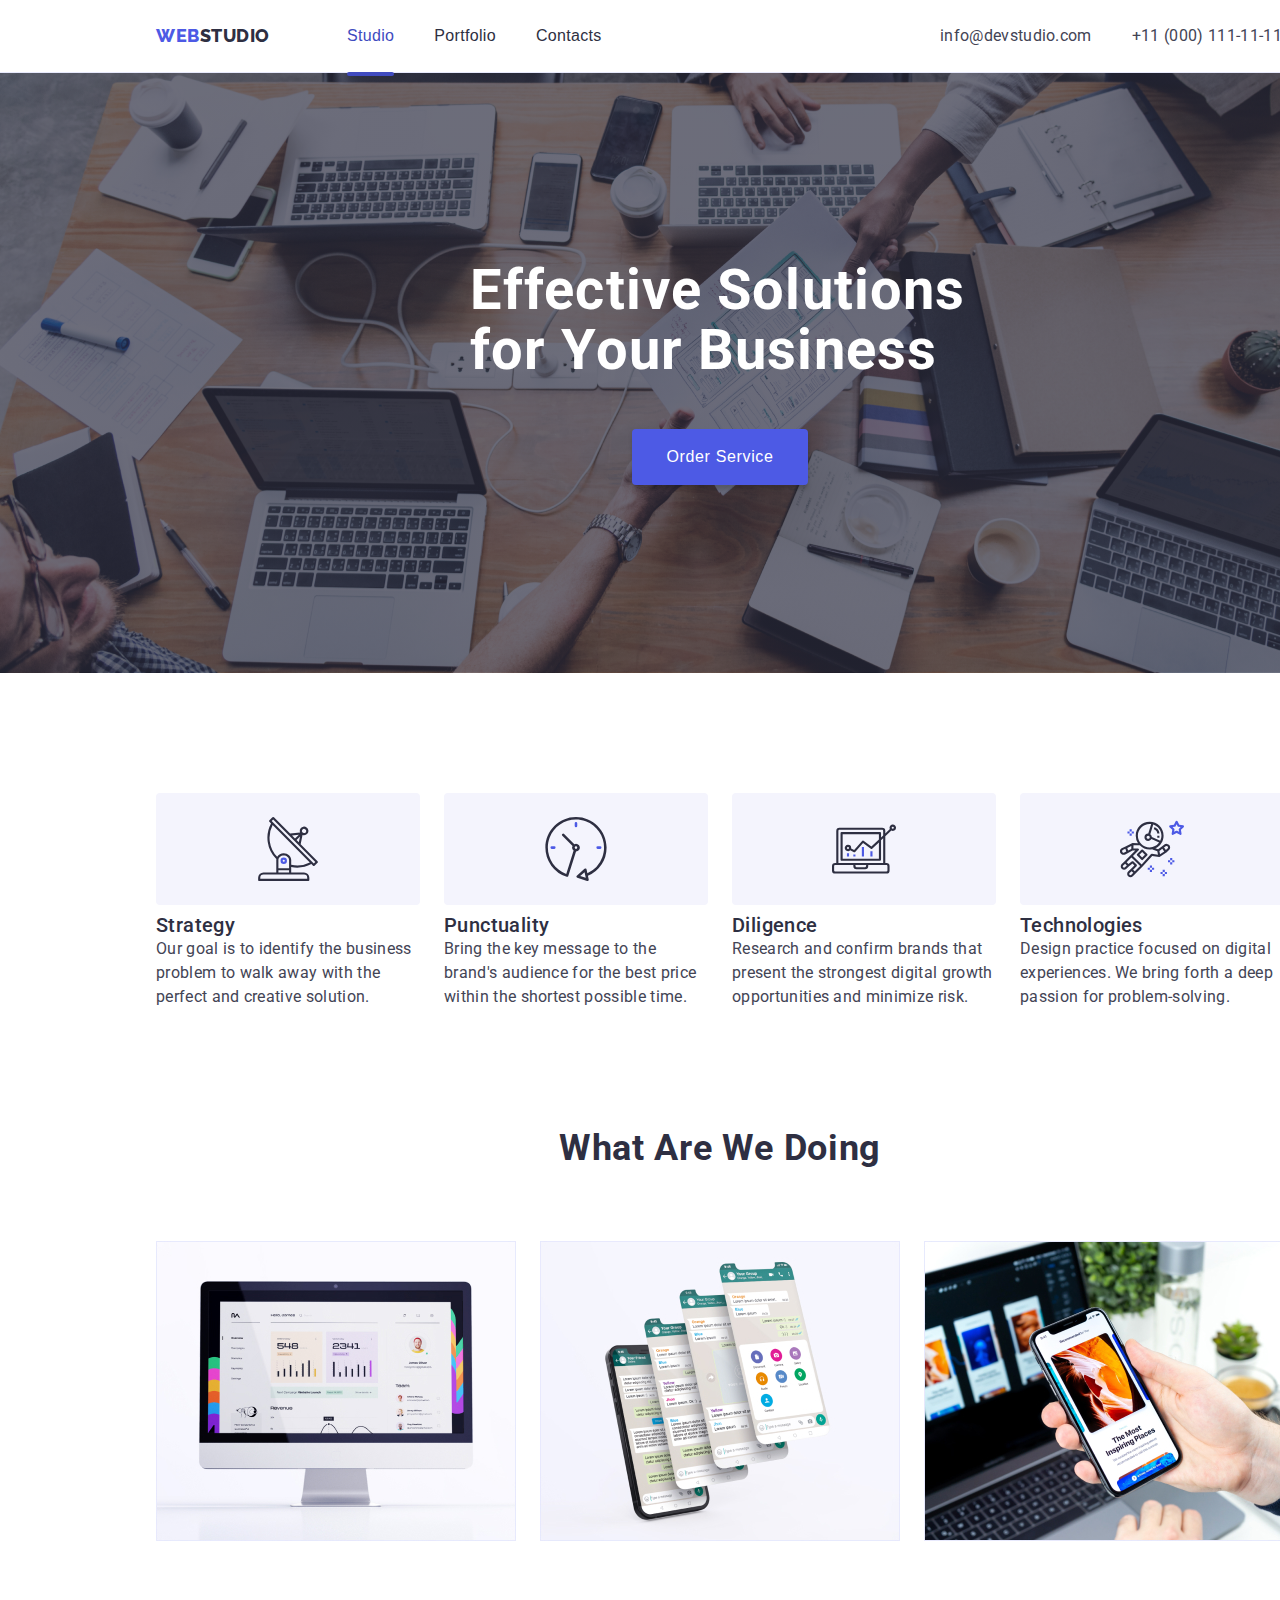
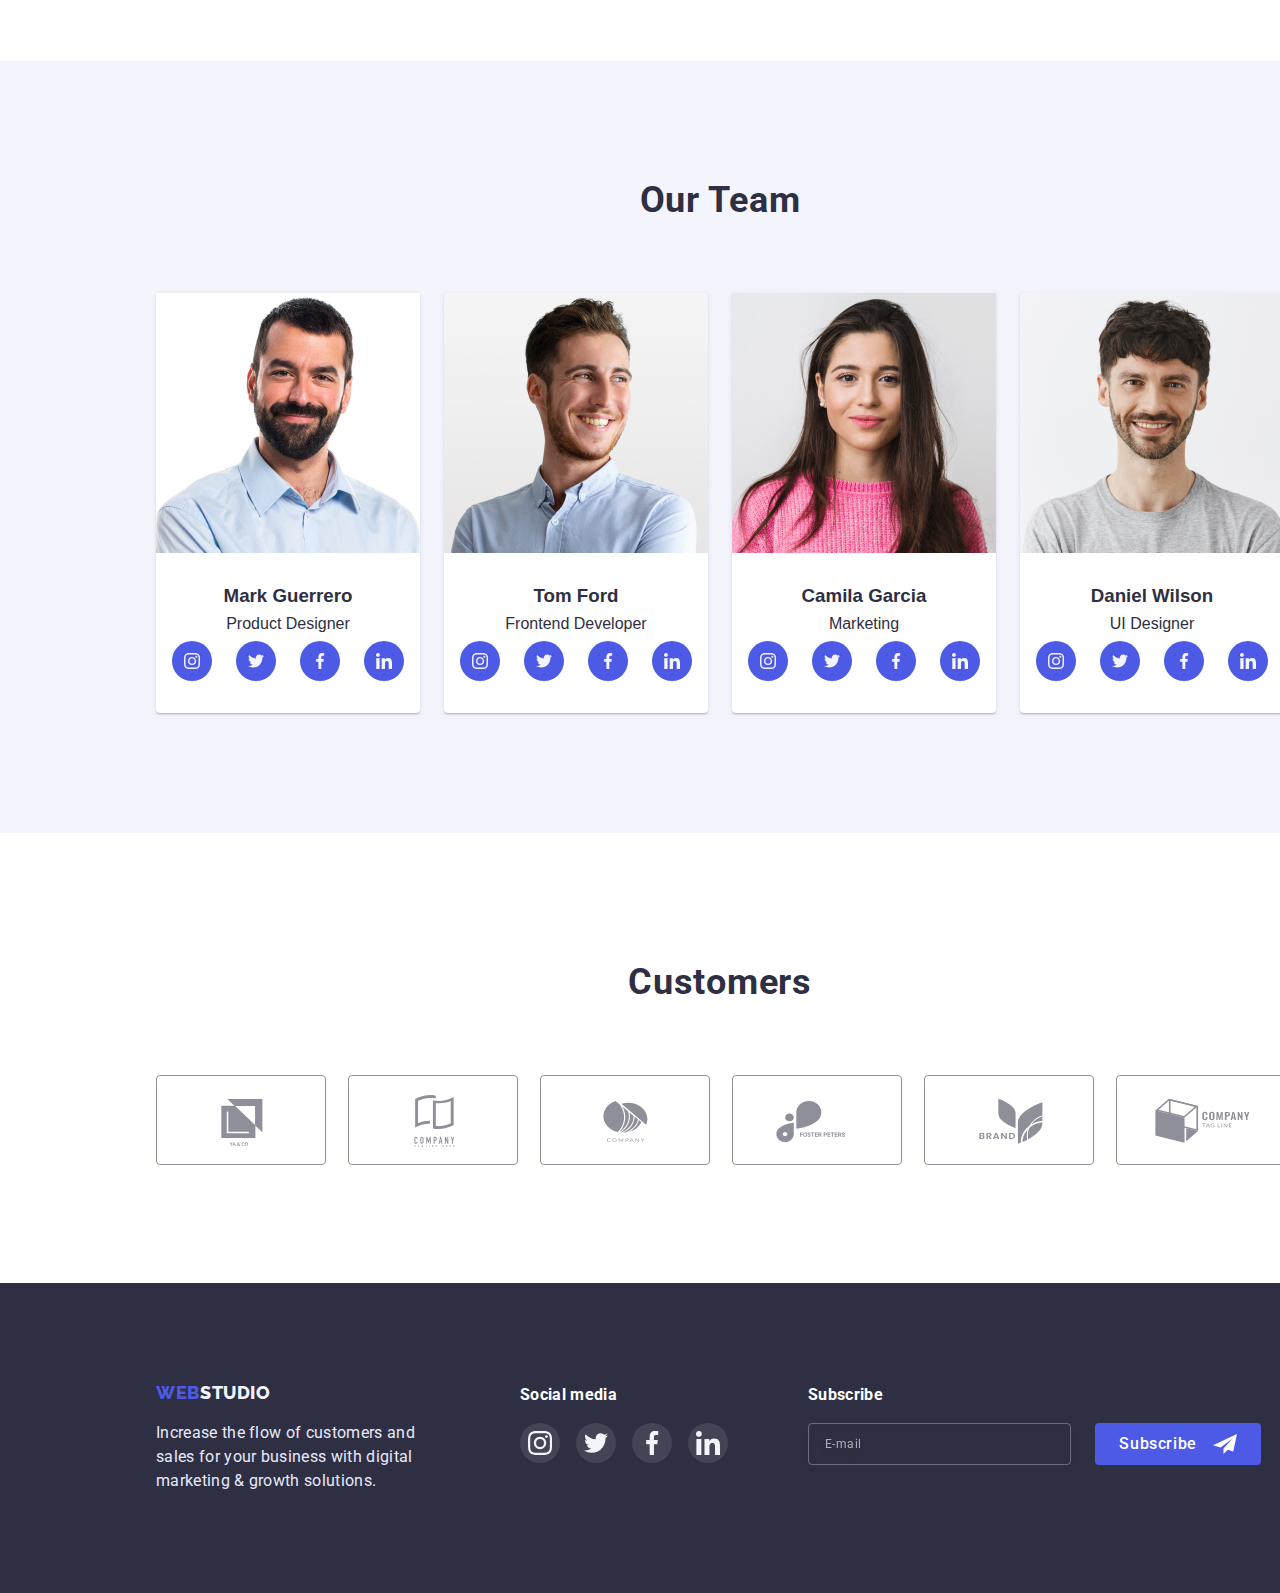
<file: index.html>
<!DOCTYPE html>
<html lang="en">
  <head>
    <meta charset="UTF-8" />
    <meta http-equiv="X-UA-Compatible" content="IE=edge" />
    <meta name="viewport" content="width=device-width, initial-scale=1.0" />
    <title>Document</title>
    <link rel="stylesheet" href="./css/styles.css" />
    <link rel="preconnect" href="https://fonts.googleapis.com" />
    <link rel="preconnect" href="https://fonts.gstatic.com" crossorigin />
    <link
      href="https://fonts.googleapis.com/css2?family=Raleway:wght@800&family=Roboto:wght@400;500;700&display=swap"
      rel="stylesheet"
    />
  </head>
  <body>
    <header class="container">
      <nav class="header-navigation">
        <a class="logo link" href="./index.html"
          ><div class="logo-firstpart">Web</div>
          <div class="logo-secondpart">Studio</div></a
        >
        <ul class="menu">
          <li>
            <a class="menu-item link active" href="./index.html">Studio</a>
          </li>
          <li>
            <a class="menu-item link" href="./portfolio.html">Portfolio</a>
          </li>
          <li>
            <a class="menu-item link" href="">Contacts</a>
          </li>
        </ul>
      </nav>
      <address>
        <ul class="contacts">
          <li>
            <a class="contacts-item link" href="mailto:info@devstudio.com"
              >info@devstudio.com</a
            >
          </li>
          <li>
            <a class="contacts-item link" href="tel:+110001111111"
              >+11 (000) 111-11-11</a
            >
          </li>
        </ul>
      </address>
    </header>

    <main>
      <section class="first-section container">
        <h1>Effective Solutions for Your Business</h1>
        <button class="first-section-button" type="button" data-modal-open>
          Order Service
        </button>
      </section>
      <section class="second-section container">
        <h2 class="noname"></h2>
        <ul class="second-media-list list">
          <li class="second-media-item">
            <a href="" class="second-media-link link">
              <svg width="64" height="64">
                <use href="./images/icons.svg#icon-antenna"></use>
              </svg>
            </a>
          </li>
          <li class="second-media-item">
            <a href="" class="second-media-link link">
              <svg width="64" height="64">
                <use href="./images/icons.svg#icon-clock"></use>
              </svg>
            </a>
          </li>
          <li class="second-media-item">
            <a href="" class="second-media-link link">
              <svg width="64" height="64">
                <use href="./images/icons.svg#icon-diagram"></use>
              </svg>
            </a>
          </li>
          <li class="second-media-item">
            <a href="" class="second-media-link link">
              <svg width="64" height="64">
                <use href="./images/icons.svg#icon-astronaut"></use>
              </svg>
            </a>
          </li>
        </ul>
        <ul class="list">
          <li class="second-section-item second-item-first">
            <h3 class="section-text-item">Strategy</h3>
            <p class="list-text">
              Our goal is to identify the business problem to walk away with the
              perfect and creative solution.
            </p>
          </li>
          <li class="second-section-item second-item-second">
            <h3 class="section-text-item">Punctuality</h3>
            <p class="list-text">
              Bring the key message to the brand's audience for the best price
              within the shortest possible time.
            </p>
          </li>
          <li class="second-section-item second-item-third">
            <h3 class="section-text-item">Diligence</h3>
            <p class="list-text">
              Research and confirm brands that present the strongest digital
              growth opportunities and minimize risk.
            </p>
          </li>
          <li class="second-section-item second-item-fourth">
            <h3 class="section-text-item">Technologies</h3>
            <p class="list-text">
              Design practice focused on digital experiences. We bring forth a
              deep passion for problem-solving.
            </p>
          </li>
        </ul>
      </section>
      <section class="third-section container">
        <h2 class="third-section-name">What are we doing</h2>
        <ul class="list">
          <li class="third-section-item">
            <img src="./images/img1.jpg" alt="computer" width="360" />
          </li>
          <li class="third-section-item">
            <img src="./images/img2.jpg" alt="phone" width="360" />
          </li>
          <li class="third-section-item">
            <img src="./images/img3.jpg" alt="computer and phone" width="360" />
          </li>
        </ul>
      </section>
      <section class="fourth-section container">
        <h2 class="fourth-section-name">Our Team</h2>
        <ul class="list">
          <li class="fourth-section-item">
            <img src="./images/img4.jpg" alt="man" width="264" />
            <h3 class="fourth-section-item-name">Mark Guerrero</h3>
            <p class="fourth-section-item-text">Product Designer</p>
            <ul class="fourth-media-list list">
              <li class="fourth-media-item">
                <a href="" class="fourth-media-link link">
                  <svg class="fourth-media-icon" width="16" height="16">
                    <use href="./images/icons.svg#icon-instagram"></use>
                  </svg>
                </a>
              </li>
              <li class="fourth-media-item">
                <a href="" class="fourth-media-link link"
                  ><svg class="fourth-media-icon" width="16" height="16">
                    <use href="./images/icons.svg#icon-twitter"></use></svg
                ></a>
              </li>
              <li class="fourth-media-item">
                <a href="" class="fourth-media-link link"
                  ><svg class="fourth-media-icon" width="16" height="16">
                    <use href="./images/icons.svg#icon-facebook"></use></svg
                ></a>
              </li>
              <li class="fourth-media-item">
                <a href="" class="fourth-media-link link"
                  ><svg class="fourth-media-icon" width="16" height="16">
                    <use href="./images/icons.svg#icon-linkedin"></use></svg
                ></a>
              </li>
            </ul>
          </li>
          <li class="fourth-section-item">
            <img src="./images/img5.jpg" alt="man" width="264" />
            <h3 class="fourth-section-item-name">Tom Ford</h3>
            <p class="fourth-section-item-text">Frontend Developer</p>
            <ul class="fourth-media-list list">
              <li class="fourth-media-item">
                <a href="" class="fourth-media-link link">
                  <svg class="fourth-media-icon" width="16" height="16">
                    <use href="./images/icons.svg#icon-instagram"></use>
                  </svg>
                </a>
              </li>
              <li class="fourth-media-item">
                <a href="" class="fourth-media-link link"
                  ><svg class="fourth-media-icon" width="16" height="16">
                    <use href="./images/icons.svg#icon-twitter"></use></svg
                ></a>
              </li>
              <li class="fourth-media-item">
                <a href="" class="fourth-media-link link"
                  ><svg class="fourth-media-icon" width="16" height="16">
                    <use href="./images/icons.svg#icon-facebook"></use></svg
                ></a>
              </li>
              <li class="fourth-media-item">
                <a href="" class="fourth-media-link link"
                  ><svg class="fourth-media-icon" width="16" height="16">
                    <use href="./images/icons.svg#icon-linkedin"></use></svg
                ></a>
              </li>
            </ul>
          </li>
          <li class="fourth-section-item">
            <img src="./images/img6.jpg" alt="woman" width="264" />
            <h3 class="fourth-section-item-name">Camila Garcia</h3>
            <p class="fourth-section-item-text">Marketing</p>
            <ul class="fourth-media-list list">
              <li class="fourth-media-item">
                <a href="" class="fourth-media-link link">
                  <svg class="fourth-media-icon" width="16" height="16">
                    <use href="./images/icons.svg#icon-instagram"></use>
                  </svg>
                </a>
              </li>
              <li class="fourth-media-item">
                <a href="" class="fourth-media-link link"
                  ><svg class="fourth-media-icon" width="16" height="16">
                    <use href="./images/icons.svg#icon-twitter"></use></svg
                ></a>
              </li>
              <li class="fourth-media-item">
                <a href="" class="fourth-media-link link"
                  ><svg class="fourth-media-icon" width="16" height="16">
                    <use href="./images/icons.svg#icon-facebook"></use></svg
                ></a>
              </li>
              <li class="fourth-media-item">
                <a href="" class="fourth-media-link link"
                  ><svg class="fourth-media-icon" width="16" height="16">
                    <use href="./images/icons.svg#icon-linkedin"></use></svg
                ></a>
              </li>
            </ul>
          </li>
          <li class="fourth-section-item">
            <img src="./images/img7.jpg" alt="man" width="264" />
            <h3 class="fourth-section-item-name">Daniel Wilson</h3>
            <p class="fourth-section-item-text">UI Designer</p>
            <ul class="fourth-media-list list">
              <li class="fourth-media-item">
                <a href="" class="fourth-media-link link">
                  <svg class="fourth-media-icon" width="16" height="16">
                    <use href="./images/icons.svg#icon-instagram"></use>
                  </svg>
                </a>
              </li>
              <li class="fourth-media-item">
                <a href="" class="fourth-media-link link"
                  ><svg class="fourth-media-icon" width="16" height="16">
                    <use href="./images/icons.svg#icon-twitter"></use></svg
                ></a>
              </li>
              <li class="fourth-media-item">
                <a href="" class="fourth-media-link link"
                  ><svg class="fourth-media-icon" width="16" height="16">
                    <use href="./images/icons.svg#icon-facebook"></use></svg
                ></a>
              </li>
              <li class="fourth-media-item">
                <a href="" class="fourth-media-link link"
                  ><svg class="fourth-media-icon" width="16" height="16">
                    <use href="./images/icons.svg#icon-linkedin"></use></svg
                ></a>
              </li>
            </ul>
          </li>
        </ul>
      </section>
      <section class="fifth-section container">
        <h2 class="fifth-section-name">Customers</h2>
        <ul class="fifth-media-list list">
          <li class="fifth-media-item">
            <a href="" class="fifth-media-link link">
              <svg class="fifth-media-icon" width="104" height="56">
                <use href="./images/icons.svg#icon-customer1"></use>
              </svg>
            </a>
          </li>
          <li class="fifth-media-item">
            <a href="" class="fifth-media-link link">
              <svg class="fifth-media-icon" width="104" height="56">
                <use href="./images/icons.svg#icon-customer2"></use>
              </svg>
            </a>
          </li>
          <li class="fifth-media-item">
            <a href="" class="fifth-media-link link">
              <svg class="fifth-media-icon" width="104" height="56">
                <use href="./images/icons.svg#icon-customer3"></use>
              </svg>
            </a>
          </li>
          <li class="fifth-media-item">
            <a href="" class="fifth-media-link link">
              <svg class="fifth-media-icon" width="104" height="56">
                <use href="./images/icons.svg#icon-customer4"></use>
              </svg>
            </a>
          </li>
          <li class="fifth-media-item">
            <a href="" class="fifth-media-link link">
              <svg class="fifth-media-icon" width="104" height="56">
                <use href="./images/icons.svg#icon-customer5"></use>
              </svg>
            </a>
          </li>
          <li class="fifth-media-item">
            <a href="" class="fifth-media-link link">
              <svg class="fifth-media-icon" width="104" height="56">
                <use href="./images/icons.svg#icon-customer6"></use>
              </svg>
            </a>
          </li>
        </ul>
      </section>
    </main>
    <footer class="container">
      <div class="footer-part-general">
        <a class="footer-logo link" href="./index.html"
          ><div class="footer-logo-firstpart">Web</div>
          <div class="footer-logo-secondpart">Studio</div></a
        >
        <p class="footer-text">
          Increase the flow of customers and sales for your business with
          digital marketing & growth solutions.
        </p>
      </div>
      <div class="footer-part-media">
        <h4 class="footer-media-text">Social media</h4>
        <ul class="footer-media-list">
          <li class="foter-media-item">
            <a href="" class="footer-media-link link">
              <svg width="24" height="24">
                <use href="./images/icons.svg#icon-instagram"></use>
              </svg>
            </a>
          </li>
          <li class="foter-media-item">
            <a href="" class="footer-media-link link"
              ><svg width="24" height="24">
                <use href="./images/icons.svg#icon-twitter"></use></svg
            ></a>
          </li>
          <li class="foter-media-item">
            <a href="" class="footer-media-link link"
              ><svg width="24" height="24">
                <use href="./images/icons.svg#icon-facebook"></use></svg
            ></a>
          </li>
          <li class="foter-media-item">
            <a href="" class="footer-media-link link"
              ><svg width="24" height="24">
                <use href="./images/icons.svg#icon-linkedin"></use></svg
            ></a>
          </li>
        </ul>
      </div>
      <div class="footer-part-subscribe">
        <h4 class="footer-subscribe-text">Subscribe</h4>
        <form class="footer-form">
          <input
            class="footer-input"
            type="email"
            name="user-email"
            placeholder="E-mail"
          />
          <button class="footer-button-subscribe" type="submit">
            Subscribe
            <svg class="subscribe-icon" width="24" height="24">
              <use href="./images/icons.svg#icon-send"></use>
            </svg>
          </button>
        </form>
      </div>
    </footer>
    <div class="backdrop is-hidden" data-modal>
      <div class="modal">
        <button type="button" class="modal-close" data-modal-close>
          <svg class="modal-close-item" width="8" height="8">
            <use href="./images/icons.svg#icon-close"></use>
          </svg>
        </button>
        <p class="modal-name">Leave your contacts and we will call you back</p>
        <form name="singup-form" autocomplete="on" action="">
          <div class="center">
            <div class="input-height">
              <label class="modal-label" for="name">Name</label>
              <div class="input-wrap">
                <input
                  class="modal-input"
                  id="name"
                  name="user-name"
                  type="text"
                  autofocus
                />
                <svg class="modal-icon" width="18" height="18">
                  <use href="./images/icons.svg#icon-profile1"></use>
                </svg>
              </div>
            </div>
            <div class="input-height">
              <label class="modal-label" for="tel">Phone</label>
              <div class="input-wrap">
                <input
                  class="modal-input"
                  id="tel"
                  name="user-tel"
                  type="tel"
                  autofocus
                />
                <svg class="modal-icon" width="18" height="18">
                  <use href="./images/icons.svg#icon-profile2"></use>
                </svg>
              </div>
            </div>
            <div class="input-height">
              <label class="modal-label" for="email">Email</label>
              <div class="input-wrap">
                <input
                  class="modal-input"
                  id="email"
                  name="user-email"
                  type="email"
                  autofocus
                />
                <svg class="modal-icon" width="18" height="18">
                  <use href="./images/icons.svg#icon-profile3"></use>
                </svg>
              </div>
            </div>
            <div class="comment-height">
              <label for="comment" class="modal-label">Comment</label>
              <textarea
                class="modal-textarea"
                name="user-comment"
                id="comment"
                placeholder="Text input"
              ></textarea>
            </div>
          </div>
          <div class="modal-field">
            <input
              class="modal-checkbox is-hidden"
              id="accept"
              name="user-accept"
              type="checkbox"
              value="true"
            />
            <label for="accept" class="policy-text">
              I accept the terms and conditions of the
              <a class="policy-link" href="">Privacy Policy</a></label
            >

            <button class="modal-submit" type="submit">Send</button>
          </div>
        </form>
      </div>
    </div>
    <script src="./js/modal.js"></script>
  </body>
</html>
</file>
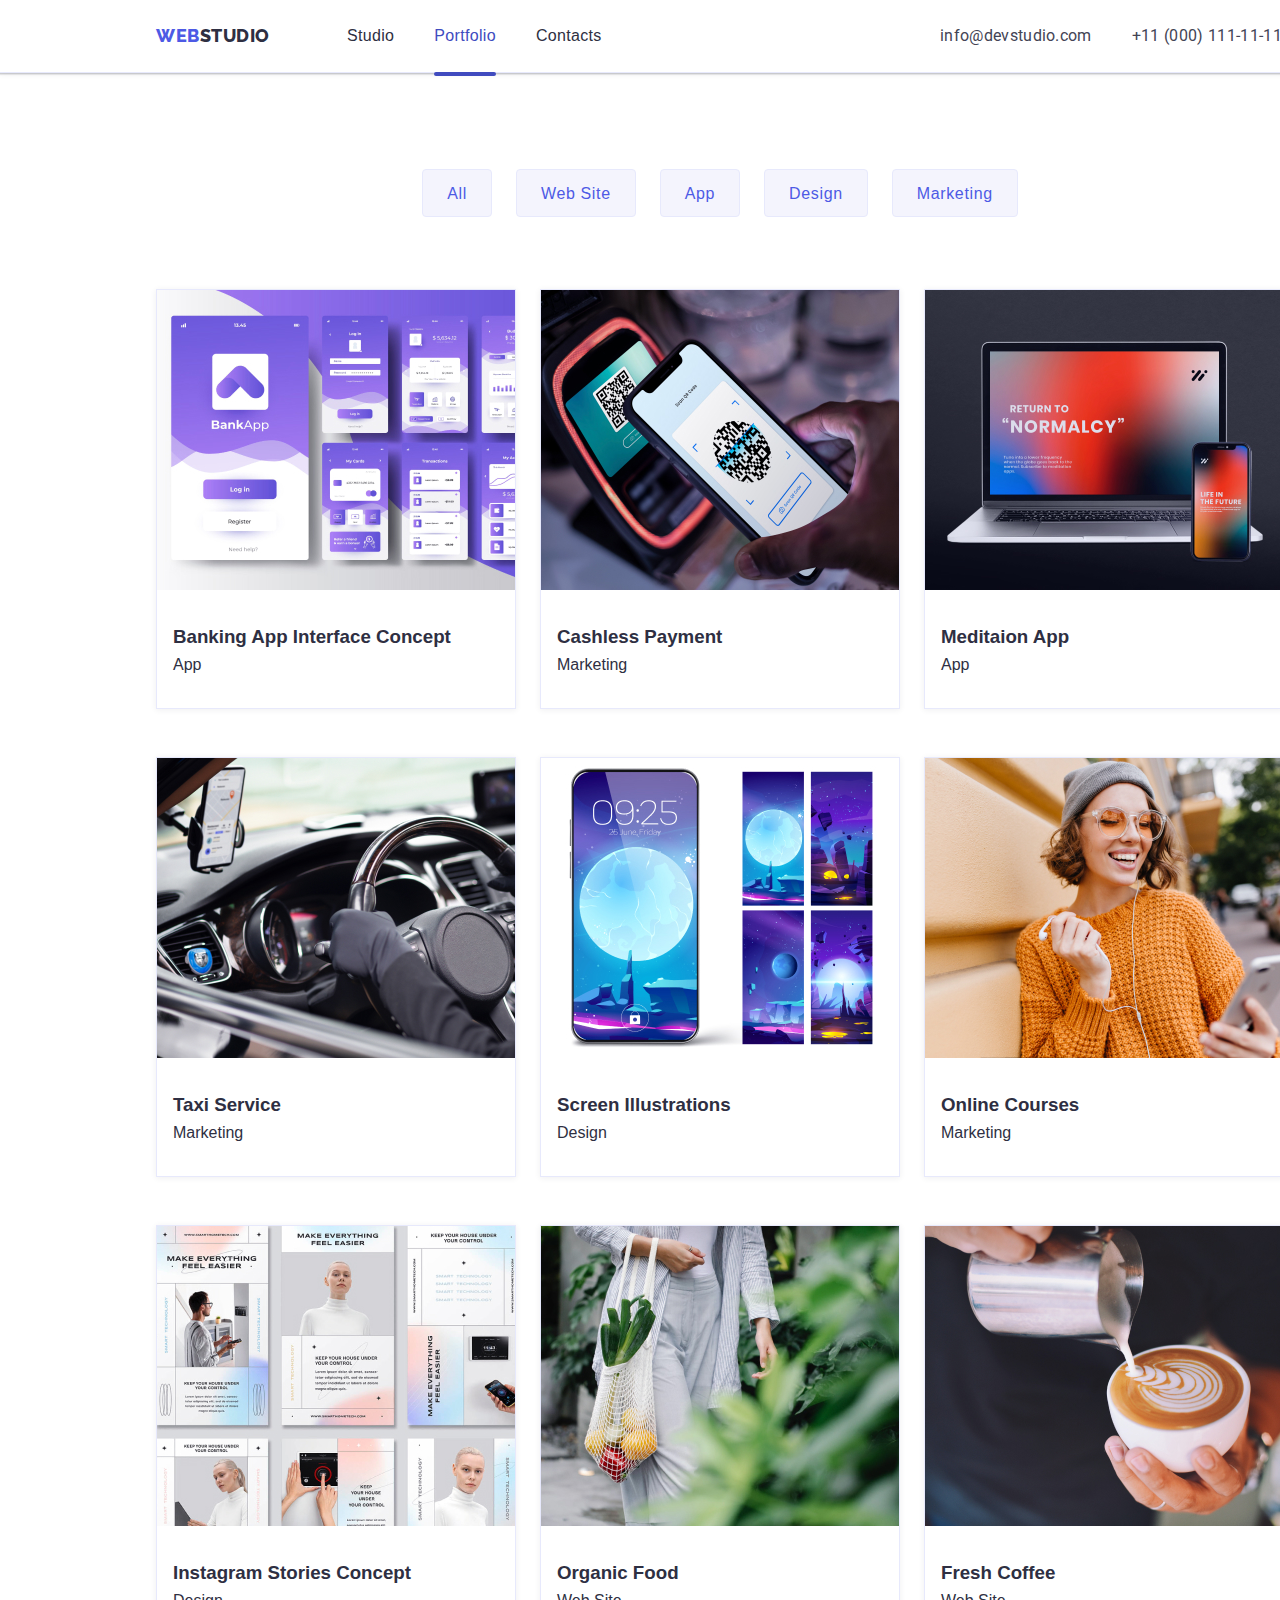
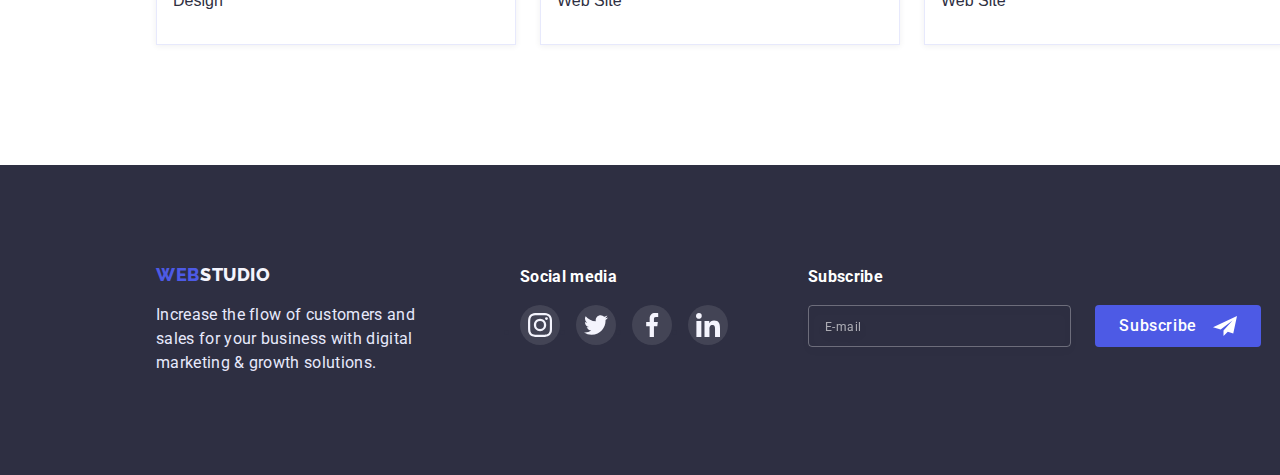
<file: portfolio.html>
<!DOCTYPE html>
<html lang="en">
  <head>
    <meta charset="UTF-8" />
    <meta http-equiv="X-UA-Compatible" content="IE=edge" />
    <meta name="viewport" content="width=device-width, initial-scale=1.0" />
    <title>Document</title>
    <link rel="stylesheet" href="./css/styles.css" />
    <link rel="preconnect" href="https://fonts.googleapis.com" />
    <link rel="preconnect" href="https://fonts.gstatic.com" crossorigin />
    <link
      href="https://fonts.googleapis.com/css2?family=Raleway:wght@800&family=Roboto:wght@400;500;700&display=swap"
      rel="stylesheet"
    />
  </head>
  <body>
    <header class="container">
      <nav class="header-navigation">
        <a class="logo link" href="./index.html"
          ><div class="logo-firstpart">Web</div>
          <div class="logo-secondpart">Studio</div></a
        >
        <ul class="menu">
          <li><a class="menu-item link" href="./index.html">Studio</a></li>
          <li>
            <a class="menu-item link active" href="./portfolio.html"
              >Portfolio</a
            >
          </li>
          <li><a class="menu-item link" href="">Contacts</a></li>
        </ul>
      </nav>
      <address>
        <ul class="contacts">
          <li>
            <a class="contacts-item link" href="mailto:info@devstudio.com"
              >info@devstudio.com</a
            >
          </li>
          <li>
            <a class="contacts-item link" href="tel:+110001111111"
              >+11 (000) 111-11-11</a
            >
          </li>
        </ul>
      </address>
    </header>

    <main>
      <nav class="container">
        <ul class="navigation">
          <li>
            <button class="navigation-button" type="button">All</button>
          </li>
          <li>
            <button class="navigation-button" type="button">Web Site</button>
          </li>
          <li><button class="navigation-button" type="button">App</button></li>
          <li>
            <button class="navigation-button" type="button">Design</button>
          </li>
          <li>
            <button class="navigation-button" type="button">Marketing</button>
          </li>
        </ul>
      </nav>
      <section class="container">
        <ul class="main-general-list">
          <li class="main-list-item first-item-portfolio">
            <div class="main-overlay-image">
              <img
                src="./images/images-portfolio/img1.jpg"
                alt="App"
                width="360"
                height="300"
              />
              <p class="main-list-overlay">
                14 Stylish and User-Friendly App Design Concepts · Task Manager
                App · Calorie Tracker App · Exotic Fruit Ecommerce App · Cloud
                Storage App
              </p>
            </div>

            <h3 class="card-name">Banking App Interface Concept</h3>
            <p class="card-text">App</p>
          </li>
          <li class="main-list-item second-item-portfolio">
            <div class="main-overlay-image">
              <img
                src="./images/images-portfolio/img2.jpg"
                alt="Phone"
                width="360"
                height="300"
              />
              <p class="main-list-overlay">
                14 Stylish and User-Friendly App Design Concepts · Task Manager
                App · Calorie Tracker App · Exotic Fruit Ecommerce App · Cloud
                Storage App
              </p>
            </div>
            <h3 class="card-name">Cashless Payment</h3>
            <p class="card-text">Marketing</p>
          </li>
          <li class="main-list-item third-item-portfolio">
            <div class="main-overlay-image">
              <img
                src="./images/images-portfolio/img3.jpg"
                alt="Phone and computer"
                width="360"
                height="300"
              />
              <p class="main-list-overlay">
                14 Stylish and User-Friendly App Design Concepts · Task Manager
                App · Calorie Tracker App · Exotic Fruit Ecommerce App · Cloud
                Storage App
              </p>
            </div>
            <h3 class="card-name">Meditaion App</h3>
            <p class="card-text">App</p>
          </li>

          <li class="main-list-item first-item-portfolio">
            <div class="main-overlay-image">
              <img
                src="./images/images-portfolio/img4.jpg"
                alt="car"
                width="360"
                height="300"
              />
              <p class="main-list-overlay">
                14 Stylish and User-Friendly App Design Concepts · Task Manager
                App · Calorie Tracker App · Exotic Fruit Ecommerce App · Cloud
                Storage App
              </p>
            </div>
            <h3 class="card-name">Taxi Service</h3>
            <p class="card-text">Marketing</p>
          </li>
          <li class="main-list-item second-item-portfolio">
            <div class="main-overlay-image">
              <img
                src="./images/images-portfolio/img5.jpg"
                alt="phone"
                width="360"
                height="300"
              />
              <p class="main-list-overlay">
                14 Stylish and User-Friendly App Design Concepts · Task Manager
                App · Calorie Tracker App · Exotic Fruit Ecommerce App · Cloud
                Storage App
              </p>
            </div>
            <h3 class="card-name">Screen Illustrations</h3>
            <p class="card-text">Design</p>
          </li>
          <li class="main-list-item third-item-portfolio">
            <div class="main-overlay-image">
              <img
                src="./images/images-portfolio/img6.jpg"
                alt="girl"
                width="360"
                height="300"
              />
              <p class="main-list-overlay">
                14 Stylish and User-Friendly App Design Concepts · Task Manager
                App · Calorie Tracker App · Exotic Fruit Ecommerce App · Cloud
                Storage App
              </p>
            </div>
            <h3 class="card-name">Online Courses</h3>
            <p class="card-text">Marketing</p>
          </li>

          <li class="main-list-item first-item-portfolio">
            <div class="main-overlay-image">
              <img
                src="./images/images-portfolio/img7.jpg"
                alt="App"
                width="360"
                height="300"
              />
              <p class="main-list-overlay">
                14 Stylish and User-Friendly App Design Concepts · Task Manager
                App · Calorie Tracker App · Exotic Fruit Ecommerce App · Cloud
                Storage App
              </p>
            </div>
            <h3 class="card-name">Instagram Stories Concept</h3>
            <p class="card-text">Design</p>
          </li>
          <li class="main-list-item second-item-portfolio">
            <div class="main-overlay-image">
              <img
                src="./images/images-portfolio/img8.jpg"
                alt="Woman with food"
                width="360"
                height="300"
              />
              <p class="main-list-overlay">
                14 Stylish and User-Friendly App Design Concepts · Task Manager
                App · Calorie Tracker App · Exotic Fruit Ecommerce App · Cloud
                Storage App
              </p>
            </div>
            <h3 class="card-name">Organic Food</h3>
            <p class="card-text">Web Site</p>
          </li>
          <li class="main-list-item third-item-portfolio">
            <div class="main-overlay-image">
              <img
                src="./images/images-portfolio/img9.jpg"
                alt="Coffee"
                width="360"
                height="300"
              />
              <p class="main-list-overlay">
                14 Stylish and User-Friendly App Design Concepts · Task Manager
                App · Calorie Tracker App · Exotic Fruit Ecommerce App · Cloud
                Storage App
              </p>
            </div>
            <h3 class="card-name">Fresh Coffee</h3>
            <p class="card-text">Web Site</p>
          </li>
        </ul>
      </section>
    </main>
    <footer class="container">
      <div class="footer-part-general">
        <a class="footer-logo link" href="./index.html"
          ><div class="footer-logo-firstpart">Web</div>
          <div class="footer-logo-secondpart">Studio</div></a
        >
        <p class="footer-text">
          Increase the flow of customers and sales for your business with
          digital marketing & growth solutions.
        </p>
      </div>
      <div class="footer-part-media">
        <h4 class="footer-media-text">Social media</h4>
        <ul class="footer-media-list">
          <li class="foter-media-item">
            <a href="" class="footer-media-link link">
              <svg width="24" height="24">
                <use href="./images/icons.svg#icon-instagram"></use>
              </svg>
            </a>
          </li>
          <li class="foter-media-item">
            <a href="" class="footer-media-link link"
              ><svg width="24" height="24">
                <use href="./images/icons.svg#icon-twitter"></use></svg
            ></a>
          </li>
          <li class="foter-media-item">
            <a href="" class="footer-media-link link"
              ><svg width="24" height="24">
                <use href="./images/icons.svg#icon-facebook"></use></svg
            ></a>
          </li>
          <li class="foter-media-item">
            <a href="" class="footer-media-link link"
              ><svg width="24" height="24">
                <use href="./images/icons.svg#icon-linkedin"></use></svg
            ></a>
          </li>
        </ul>
      </div>
      <div class="footer-part-subscribe">
        <h4 class="footer-subscribe-text">Subscribe</h4>
        <form class="footer-form">
          <input
            class="footer-input"
            type="email"
            name="user-email"
            placeholder="E-mail"
          />
          <button class="footer-button-subscribe" type="submit">
            Subscribe
            <svg class="subscribe-icon" width="24" height="24">
              <use href="./images/icons.svg#icon-send"></use>
            </svg>
          </button>
        </form>
      </div>
    </footer>
  </body>
</html>
</file>
<file: css/styles.css>
/* body */
body {
  font-family: "Raleway Roboto", sans-serif;
  position: relative;
  width: 1440px;
  color: #2e2f42;
  margin: 0;

  background: #ffffff;
}
.container {
  width: 1440px;
}
/* header */
header {
  display: flex;
  gap: 332px;
  padding: 24px 0 24px 156px;

  border-bottom: 1px solid #e7e9fc;
  box-shadow: 0px 2px 1px rgba(46, 47, 66, 0.08),
    0px 1px 1px rgba(46, 47, 66, 0.16), 0px 1px 6px rgba(46, 47, 66, 0.08);
}
.header-navigation {
  display: flex;
  gap: 76px;
}
/* logo */
.logo {
  display: flex;

  width: 115px;
  height: 24px;
}
.logo-firstpart {
  font-family: "Raleway", sans-serif;
  font-weight: 800;
  font-size: 18px;
  line-height: 1.33;

  letter-spacing: 0.03em;
  text-transform: uppercase;

  color: #4d5ae5;
}
.logo-secondpart {
  font-family: "Raleway", sans-serif;
  font-weight: 800;
  font-size: 18px;
  line-height: 1.33;

  letter-spacing: 0.03em;
  text-transform: uppercase;

  color: #2e2f42;
}

/* menu */
.menu {
  list-style: none;
  display: flex;
  width: 261px;
  height: 24px;

  gap: 40px;

  padding: 0;
  margin: 0;
}
.menu-item {
  font-size: 16px;
  line-height: 1.5;

  letter-spacing: 0.02em;

  color: #2e2f42;

  display: block;
}
.menu-item:hover {
  font-size: 16px;
  line-height: 1.5;

  letter-spacing: 0.02em;

  color: #404bbf;
  text-decoration: underline;

  transition-duration: 250ms;
  transition-timing-function: cubic-bezier(0.4, 0, 0.2, 1);
}

/* contacts */
.contacts {
  list-style: none;
  display: flex;
  column-gap: 40px;
  padding: 0;

  margin: 0;
}
.contacts-item {
  font-family: "Roboto";
  font-style: normal;
  font-weight: 400;
  font-size: 16px;
  line-height: 1.5;

  letter-spacing: 0.02em;

  color: #434455;
}
.contacts-item:hover {
  font-size: 16px;
  line-height: 1.5;

  letter-spacing: 0.02em;

  color: #404bbf;

  transition-duration: 250ms;
  transition-timing-function: cubic-bezier(0.4, 0, 0.2, 1);
}
.link {
  text-decoration: none;
}

/* main */

/* navigation */
.navigation {
  list-style: none;
  justify-content: center;
  display: flex;
  column-gap: 24px;
  padding: 96px 0 0 0;

  margin: 0 0 72px 0;
}
.navigation-button {
  font-size: 16px;
  line-height: 1.5;
  padding: 12px 24px;

  letter-spacing: 0.04em;

  color: #4d5ae5;

  height: 48px;

  background: #f4f4fd;

  border: 1px solid #e7e9fc;
  border-radius: 4px;
  cursor: pointer;
}

.navigation-button:hover {
  color: #ffffff;

  padding: 12px 24px;

  height: 48px;

  background: #404bbf;
  box-shadow: 0px 3px 1px rgba(0, 0, 0, 0.1), 0px 2px 1px rgba(0, 0, 0, 0.08),
    0px 2px 2px rgba(0, 0, 0, 0.12);
  border-radius: 4px;

  transition-duration: 250ms;
  transition-timing-function: cubic-bezier(0.4, 0, 0.2, 1);
}

.main-list-item {
  box-sizing: border-box;
  width: 360px;
  height: 420px;

  background: #ffffff;

  border: 1px solid #e7e9fc;
  box-shadow: 0px 1px 6px rgba(46, 47, 66, 0.08);

  list-style: none;
}
.main-list-item:hover {
  border: 0.5px solid #f4f4fd;
  box-shadow: 0px 1px 6px rgba(46, 47, 66, 0.08),
    0px 1px 1px rgba(46, 47, 66, 0.16), 0px 2px 1px rgba(46, 47, 66, 0.08);

  transition-duration: 250ms;
  transition-timing-function: cubic-bezier(0.4, 0, 0.2, 1);
}
.main-list-overlay {
  position: absolute;
  left: 0px;
  top: 0px;
  margin: 0;
  padding: 40px 32px 164px 32px;

  color: #f4f4fd;
  background: #4d5ae5;

  height: 100%;
  transform: translateY(100%);
}
.main-list-item:hover .main-list-overlay {
  transform: translateY(0);
  transition-duration: 250ms;
  transition-timing-function: cubic-bezier(0.4, 0, 0.2, 1);
}
.main-overlay-image {
  position: relative;
  overflow: hidden;
}

.main-general-list {
  list-style: none;
  flex-wrap: wrap;
  column-gap: 24px;
  row-gap: 48px;
  display: flex;
  padding-bottom: 120px;
  justify-content: center;
  padding-left: 0;
  margin: 0;
}
.card-name {
  padding-left: 16px;

  margin: 32px 0 8px 0;
}
.card-text {
  padding-left: 16px;
  margin: 0;
}

/* first-section */
.first-section {
  background-color: #2e2f42;
  background-image: linear-gradient(
      rgba(46, 47, 66, 0.7),
      rgba(46, 47, 66, 0.7)
    ),
    url(../images/people-office.jpg);
  background-repeat: no-repeat;
  background-position: center;
  background-size: cover;

  margin: 0;
  display: flex;
  flex-direction: column;
  align-items: center;
  row-gap: 48px;
  padding-top: 188px;
  padding-bottom: 188px;
}
h1 {
  font-family: "Roboto";
  font-size: 56px;
  line-height: 1.07;

  margin: 0;
  letter-spacing: 0.02em;

  color: #ffffff;

  width: 500px;
}
.first-section-button {
  width: 176px;
  height: 56px;
  font-family: inherit;

  padding: 16px 32px;
  gap: 10px;
  font-size: 16px;
  line-height: 1.5;
  letter-spacing: 0.04em;

  color: #ffffff;

  background: #4d5ae5;
  box-shadow: 0px 4px 4px rgba(0, 0, 0, 0.15);
  border-radius: 4px;

  cursor: pointer;
  border: 0;
}
.first-section-button:hover {
  font-family: inherit;

  padding: 16px 32px;
  gap: 10px;
  font-size: 16px;
  line-height: 1.5;
  letter-spacing: 0.04em;

  color: #ffffff;
  background: #404bbf;

  border-radius: 4px;

  transition-duration: 250ms;
  transition-timing-function: cubic-bezier(0.4, 0, 0.2, 1);
}
/* second-section */
.second-section {
  padding-top: 120px;
  padding-bottom: 120px;
  justify-content: center;
}
.second-section-item {
  row-gap: 8px;
  width: 264px;
  margin: 0;
}
.section-text-item {
  margin: 0;
}
.second-media-list {
  gap: 24;
  display: flex;
}
.second-media-item {
  width: 264px;
  height: 112px;
  margin-bottom: 8px;
}
.second-media-link {
  width: 100%;
  height: 100%;
  display: flex;
  justify-content: center;
  align-items: center;
  background: #f4f4fd;
  border-radius: 4px;
}
/* third-section */
.third-section {
  justify-content: center;
  padding-bottom: 120px;
}

.third-section-name {
  font-family: "Roboto";
  font-style: normal;
  font-size: 36px;
  line-height: 1.11;

  margin: 0;
  margin-bottom: 72px;

  text-align: center;

  letter-spacing: 0.02em;
  text-transform: capitalize;
}
.third-section-item {
  width: 360px;
  height: 300px;
}

.fourth-section {
  background: #f4f4fd;
  padding-bottom: 120px;
  padding-top: 120px;
}
.fourth-section-name {
  font-family: "Roboto";
  font-style: normal;
  font-size: 36px;
  line-height: 1.11;

  text-align: center;

  margin: 0 0 72px 0;

  letter-spacing: 0.02em;
  text-transform: capitalize;
}

.fourth-section-item {
  display: flex;
  flex-direction: column;
  justify-content: center;
  align-items: center;

  background: #ffffff;
  box-shadow: 0px 1px 6px rgba(46, 47, 66, 0.08),
    0px 1px 1px rgba(46, 47, 66, 0.16), 0px 2px 1px rgba(46, 47, 66, 0.08);
  border-radius: 0px 0px 4px 4px;

  padding-bottom: 32px;
}
.fourth-section-item-name {
  margin: 32px 0 8px 0;
}
.fourth-section-item-text {
  margin: 0 0 8px 0;
}
.fourth-media-list {
  display: flex;
  justify-content: center;
  gap: 24px;
}
.fourth-media-item {
  width: 40px;
  height: 40px;
}
.fourth-media-link {
  width: 100%;
  height: 100%;
  display: flex;
  justify-content: center;
  align-items: center;
  border-radius: 50%;
  background: #4d5ae5;
}
.fourth-media-link:hover {
  background-color: #404bbf;
  transition-duration: 250ms;
  transition-timing-function: cubic-bezier(0.4, 0, 0.2, 1);
}
/* fifth-section */
.fifth-section {
  padding-top: 130px;
  padding-bottom: 120px;
}
.fifth-section-name {
  font-family: "Roboto";
  font-style: normal;
  font-size: 36px;
  line-height: 1.11;

  text-align: center;

  margin: 0 0 72px 0;

  letter-spacing: 0.02em;
  text-transform: capitalize;
}
.fifth-media-list {
  display: flex;
  gap: 24px;
  justify-content: center;
  margin-top: 72px;
}
.fifth-media-item {
  width: 168px;
  height: 88px;
}
.fifth-media-link {
  width: 100%;
  height: 100%;
  display: flex;
  justify-content: center;
  align-items: center;

  border: 1px solid #8e8f99;
  border-radius: 4px;
  color: #8e8f99;
}
.fifth-media-icon {
  fill: currentColor;
}
.fifth-media-link:hover {
  border-color: #404bbf;
  color: #404bbf;
  transition-duration: 250ms;
  transition-timing-function: cubic-bezier(0.4, 0, 0.2, 1);
}

/* footer */
footer {
  background: #2e2f42;
  display: flex;

  padding: 100px 159px 100px 156px;
}
.footer-logo {
  display: flex;
  flex-direction: row;
  align-items: flex-start;
}
.footer-logo-firstpart {
  width: 44px;
  height: 22px;

  font-family: "Raleway", sans-serif;
  font-weight: 800;
  font-size: 18px;
  line-height: 1.16;

  letter-spacing: 0.03em;
  text-transform: uppercase;

  color: #4d5ae5;
}
.footer-logo-secondpart {
  width: 71px;
  height: 22px;

  font-family: "Raleway", sans-serif;
  font-weight: 800;
  font-size: 18px;
  line-height: 1.16;

  letter-spacing: 0.03em;
  text-transform: uppercase;

  color: #f4f4fd;
}
.footer-text {
  font-family: "Roboto";
  font-size: 16px;
  line-height: 1.5;
  flex-wrap: wrap;
  width: 264px;

  letter-spacing: 0.02em;
  margin: 16px 0 0 0;

  color: #e7e9fc;
}
.footer-part-general {
  margin-right: 100px;
}
.footer-part-media {
  width: 208px;
  height: 80px;
}
.footer-media-text {
  font-family: "Roboto";

  font-size: 16px;
  line-height: 1.5;

  letter-spacing: 0.02em;
  color: #ffffff;
  margin: 0 0 16px 0;
}

.footer-media-list {
  display: flex;

  gap: 16px;
  margin: 0;
  padding: 0;
}
.footer-media-item {
  width: 40px;
  height: 40px;
}
.footer-media-link {
  width: 40px;
  height: 40px;
  display: flex;
  justify-content: center;
  align-items: center;
  border-radius: 50%;
  background: rgba(255, 255, 255, 0.1);
}
.footer-media-link:hover {
  background: #31d0aa;

  transition-duration: 250ms;
  transition-timing-function: cubic-bezier(0.4, 0, 0.2, 1);
}
.footer-part-subscribe {
  width: 453px;
  height: 80px;
  margin-left: 80px;
}
.footer-subscribe-text {
  font-family: "Roboto";
  font-size: 16px;
  line-height: 1.5;
  margin-bottom: 16px;
  margin-top: 0;

  letter-spacing: 0.02em;

  color: #ffffff;
}
.footer-input {
  width: 264px;
  height: 40px;

  border: 1px solid rgba(255, 255, 255, 0.3);
  filter: drop-shadow(0px 4px 4px rgba(0, 0, 0, 0.15));
  border-radius: 4px;
  background: none;
  padding: 0 16px 0 16px;
  margin-right: 24px;
}

.footer-input::placeholder {
  font-family: "Roboto";
  font-style: normal;
  font-weight: 400;
  font-size: 12px;
  line-height: 24px;
  /* identical to box height, or 200% */

  display: flex;
  align-items: center;
  letter-spacing: 0.04em;

  color: rgba(255, 255, 255, 0.6);
}
.footer-button-subscribe {
  display: flex;

  justify-content: center;
  align-items: center;
  padding: 8px 24px;
  gap: 16px;

  background: #4d5ae5;
  border-radius: 4px;
  border: 0;

  font-family: "Roboto";
  font-style: normal;
  font-weight: 500;
  font-size: 16px;
  line-height: 1.5;

  letter-spacing: 0.04em;

  color: #ffffff;
}
.footer-form {
  display: flex;
  flex-direction: row;
}
.list {
  list-style: none;
  display: flex;
  flex-wrap: wrap;
  column-gap: 24px;
  justify-content: center;
  margin: 0;
  padding: 0;
}

.section-text-item {
  font-family: "Roboto";
  font-style: normal;
  font-weight: 500;
  font-size: 20px;
  line-height: 1.2;
  margin-bottom: 0;

  letter-spacing: 0.02em;
}

.list-text {
  font-family: "Roboto";
  font-size: 16px;
  line-height: 1.5;
  margin: 0;

  letter-spacing: 0.02em;

  color: #434455;
}
.active {
  font-weight: 500;
  font-size: 16px;
  line-height: 1.5;

  letter-spacing: 0.02em;

  color: #404bbf;
}
.active::after {
  border-bottom: 4px solid #404bbf;
  border-radius: 2px;
  content: "";
  display: block;
  margin-top: 24px;
}
.noname {
  margin: 0;
}
.backdrop {
  position: fixed;
  top: 0;
  width: 100%;
  height: 100%;

  background: rgba(46, 47, 66, 0.4);
  transition: opasity 500ms linear, 500ms linear;
}
.modal {
  width: 408px;
  position: absolute;
  top: 50%;
  left: 50%;
  transform: translate(-50%, -50%) scale(1);
  background: #fcfcfc;
  box-shadow: 0px 1px 1px rgba(0, 0, 0, 0.14), 0px 1px 3px rgba(0, 0, 0, 0.12),
    0px 2px 1px rgba(0, 0, 0, 0.2);
  border-radius: 4px;
  padding: 24px;
  transition: transform 500ms linear;
  box-sizing: border-box;
}
.modal-close {
  width: 24px;
  height: 24px;
  background: #e7e9fc;
  border: 1px solid rgba(0, 0, 0, 0.1);
  border-radius: 50%;
  display: flex;
  align-items: center;
  justify-content: center;
  margin-left: auto;
}
.modal-close:hover {
  background: #404bbf;
  border-radius: 50%;
  transition-duration: 250ms;
  transition-timing-function: cubic-bezier(0.4, 0, 0.2, 1);
}
.is-hidden {
  visibility: hidden;
  opacity: 0;
  pointer-events: none;
}
.backdrop.is-hidden .modal {
  transform: translate(-50%, -50%) scale(0);
}
.modal-name {
  text-align: center;
  font-family: "Roboto";
  font-style: normal;
  font-weight: 500;
  font-size: 16px;
  line-height: 1.5;
  margin-bottom: 16px;
  margin-top: 24px;
}
.modal-label {
  font-family: "Roboto";
  display: inline-block;

  margin-bottom: 4px;

  font-size: 12px;
  line-height: 14px;

  letter-spacing: 0.01em;

  color: #8e8f99;
}
.modal-input {
  width: 360px;
  height: 40px;
  border: 1px solid rgba(33, 33, 33, 0.2);
  border-radius: 4px;
  background-color: transparent;

  padding: 0 0 0 38px;
  display: flex;
  align-items: center;
  justify-content: center;
  box-sizing: border-box;
}

.modal-input:focus {
  border-color: #4d5ae5;
}
.modal-textarea {
  border: 1px solid rgba(33, 33, 33, 0.2);
  border-radius: 4px;
  resize: none;
  width: 360px;
  height: 120px;
  padding: 8px 16px 8px 16px;
  box-sizing: border-box;
  display: flex;
}
.modal-textarea::placeholder {
  font-family: "Roboto";
  font-style: normal;
  font-weight: 400;
  font-size: 12px;
  line-height: 16px;

  letter-spacing: 0.04em;

  color: rgba(117, 117, 117, 0.5);
}
.modal-checkbox {
}
.modal-submit {
  width: 169px;
  height: 56px;
  padding: 16px 32px;

  background: #4d5ae5;
  box-shadow: none;
  border: 0;

  border-radius: 4px;
  padding: 0;
  margin: 0;

  font-family: "Roboto";
  font-style: normal;
  font-weight: 500;
  font-size: 16px;
  line-height: 1.5;

  display: flex;

  letter-spacing: 0.04em;

  color: #ffffff;

  align-items: center;
  justify-content: center;
}
.singup-form {
}

.modal-icon {
  position: absolute;
  top: 50%;
  left: 16px;
  transform: translateY(-50%);
  width: 18px;
  height: 18px;
}
.input-wrap {
  position: relative;
}
.policy-text {
  font-family: "Roboto";
  font-style: normal;
  font-weight: 400;
  font-size: 12px;
  line-height: 1.33;
  display: flex;
  letter-spacing: 0.04em;
  color: #757575;
  margin-bottom: 24px;
  gap: 4px;
}
.modal-field {
  display: flex;
  align-items: center;
  flex-direction: column;
}

.modal-input:is(:focus) + .modal-icon {
  fill: #4d5ae5;
  border-color: #4d5ae5;
  transition-duration: 250ms;
  transition-timing-function: cubic-bezier(0.4, 0, 0.2, 1);
}
.policy-text::before {
  content: "";
  width: 16px;
  height: 16px;

  border: 1.25px solid #2e2f42;
  border-radius: 2px;
  margin-right: 8px;
  box-sizing: border-box;
}

.policy-link {
  color: #4d5ae5;
}
.modal-checkbox:checked + .policy-text::before {
  background-color: #404bbf;
  background-image: url(../images/accept.svg);
  background-repeat: no-repeat;
  background-position: center;
}
.modal-icon {
  width: 18px;
  height: 24px;
}
.center {
  display: flex;
  align-items: center;
  flex-direction: column;
}
.input-height {
  display: flex;
  flex-direction: column;
  margin-bottom: 8px;
}
.comment-height {
  display: flex;
  flex-direction: column;
}
.modal-checkbox {
  margin-bottom: 0;
}
</file>
